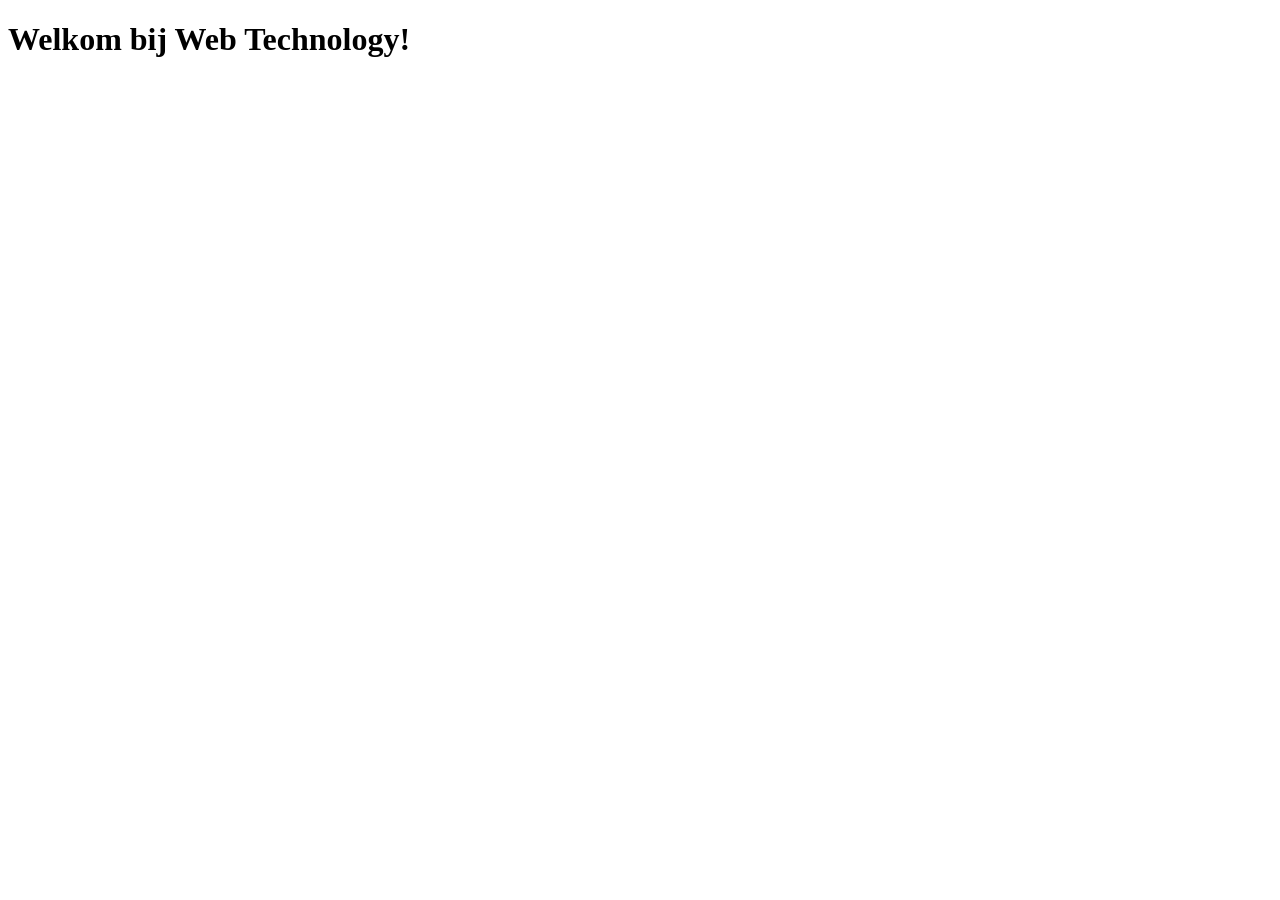
<file: labo-01/index.html>
<!DOCTYPE html>
<html lang="en">
<head>
    <meta charset="UTF-8">
    <meta name="viewport" content="width=device-width, initial-scale=1.0">
    <title>Mijn eerste pagina</title>
</head>
<body>
    <h1>Welkom bij Web Technology!</h1> 
    <p></p>
</body>
</html>
</file>
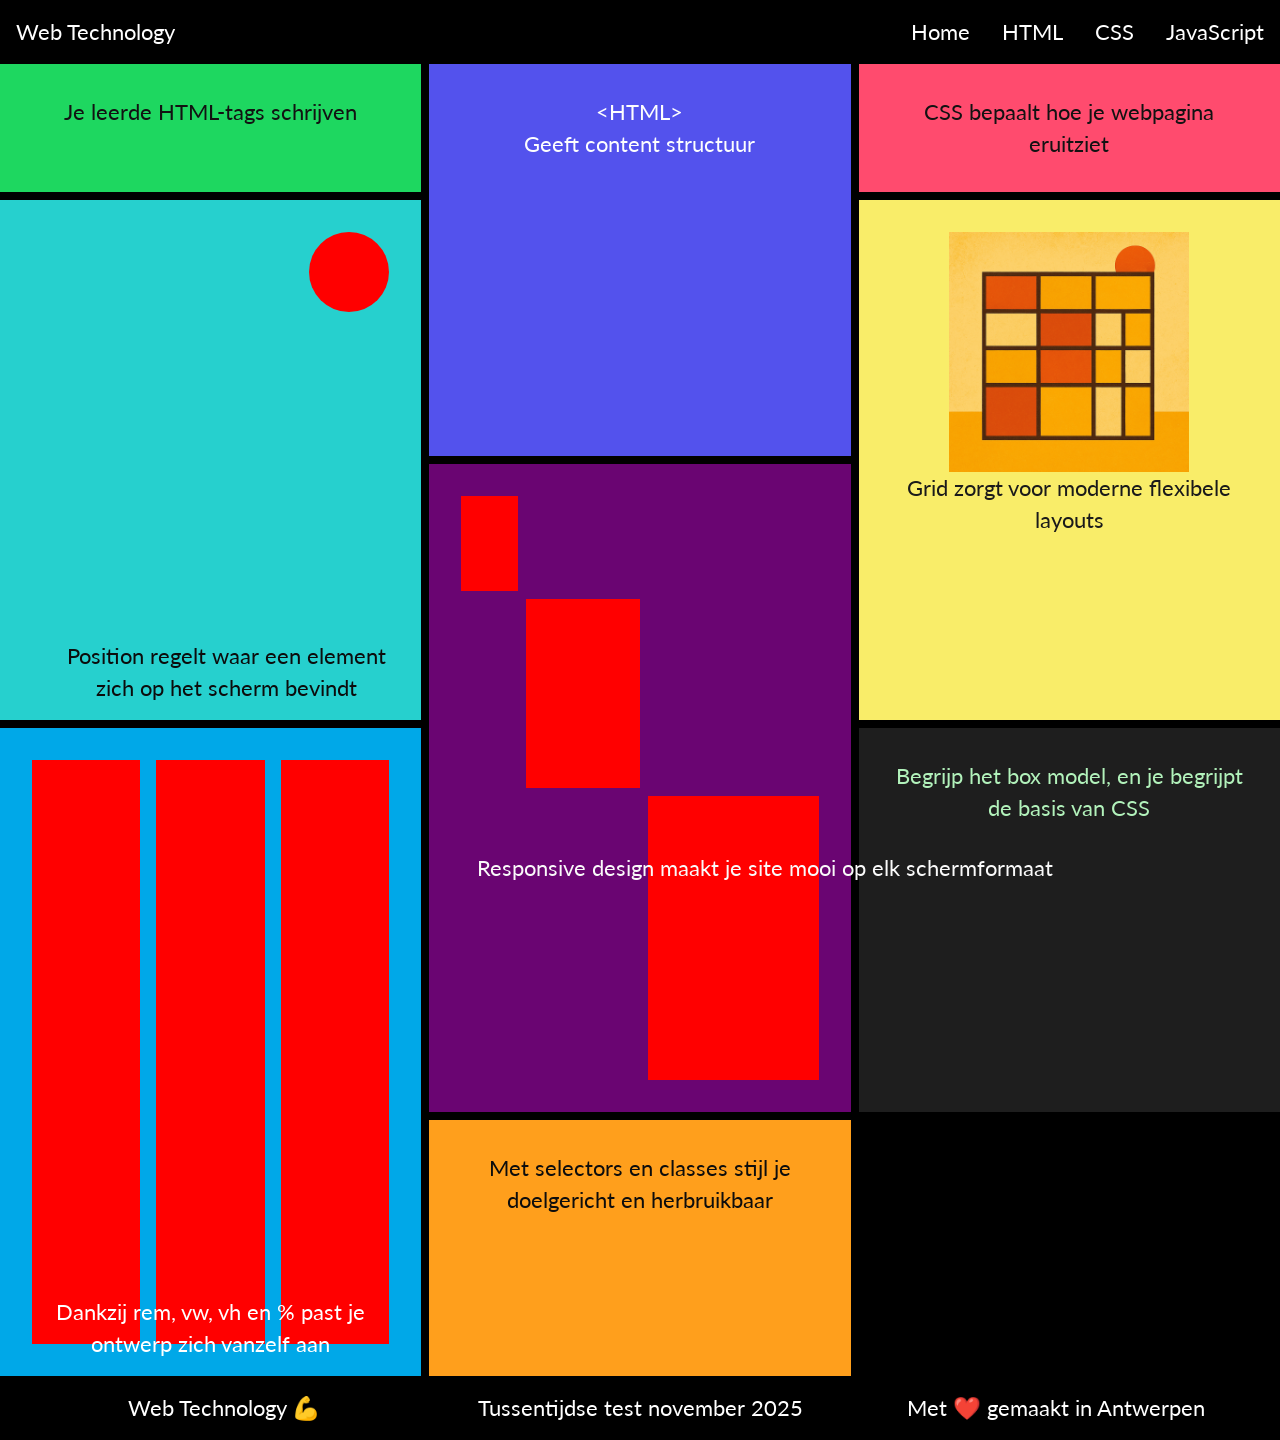
<file: opdracht/index.html>
<!DOCTYPE html>
<html lang="en">
<head>
	<meta charset="UTF-8">
	<meta http-equiv="X-UA-Compatible" content="IE=edge">
	<meta name="viewport" content="width=device-width, initial-scale=1.0">
	<link rel="stylesheet" href="reset.css">
	<link rel="preconnect" href="https://fonts.googleapis.com">
	<link rel="preconnect" href="https://fonts.gstatic.com" crossorigin>
	<link href="https://fonts.googleapis.com/css2?family=Lato:ital,wght@0,100;0,300;0,400;0,700;0,900;1,100;1,300;1,400;1,700;1,900&display=swap" rel="stylesheet">
	<link rel="stylesheet" href="stijl.css">
	<title>Web Technology - tussentijdse test november 2025</title>
</head>
<body>
	<header>
		<h1>Web Technology</h1>
		<nav>
			<ul>
				<li><a href="">Home</a></li>
				<li><a href="">HTML</a></li>
				<li><a href="">CSS</a></li>
				<li><a href="">JavaScript</a></li>
			</ul>
		</nav>
	</header>
	<main>
		<ul>
			<li><h2>Je leerde HTML-tags schrijven</h2></li>
			<li><h4>&lt;HTML&gt;</h4>
				<h2>Geeft content structuur</h2></li>
			<li><h2>CSS bepaalt hoe je webpagina eruitziet</h2></li>
			<li>
				<p></p>
				<h2>Position regelt waar een element zich op het scherm bevindt</h2></li>
			<li>
				<img src="grid.png" alt="">
				<h2>Grid zorgt voor moderne flexibele layouts</h2>
			</li>
			<li>
				<p></p>
				<p></p>
				<p></p>
				<h2>Responsive design maakt je site mooi op elk schermformaat</h2>
			</li>
			<li>
				<p></p>
				<p></p>
				<p></p>
				<h2>Dankzij rem, vw, vh en % past je ontwerp zich vanzelf aan</h2></li>
			<li><h2>Begrijp het box model, en je begrijpt de basis van CSS</h2></li>
			<li><h2>Met selectors en classes stijl je doelgericht en herbruikbaar</h2></li>
		</ul>
	</main>
	<footer>
		<ul>
			<li>Web Technology 💪</li>
			<li>Tussentijdse test november 2025</li>
			<li>Met ❤️ gemaakt in Antwerpen</li>
		</ul>
	</footer>
</body>
</html>
</file>
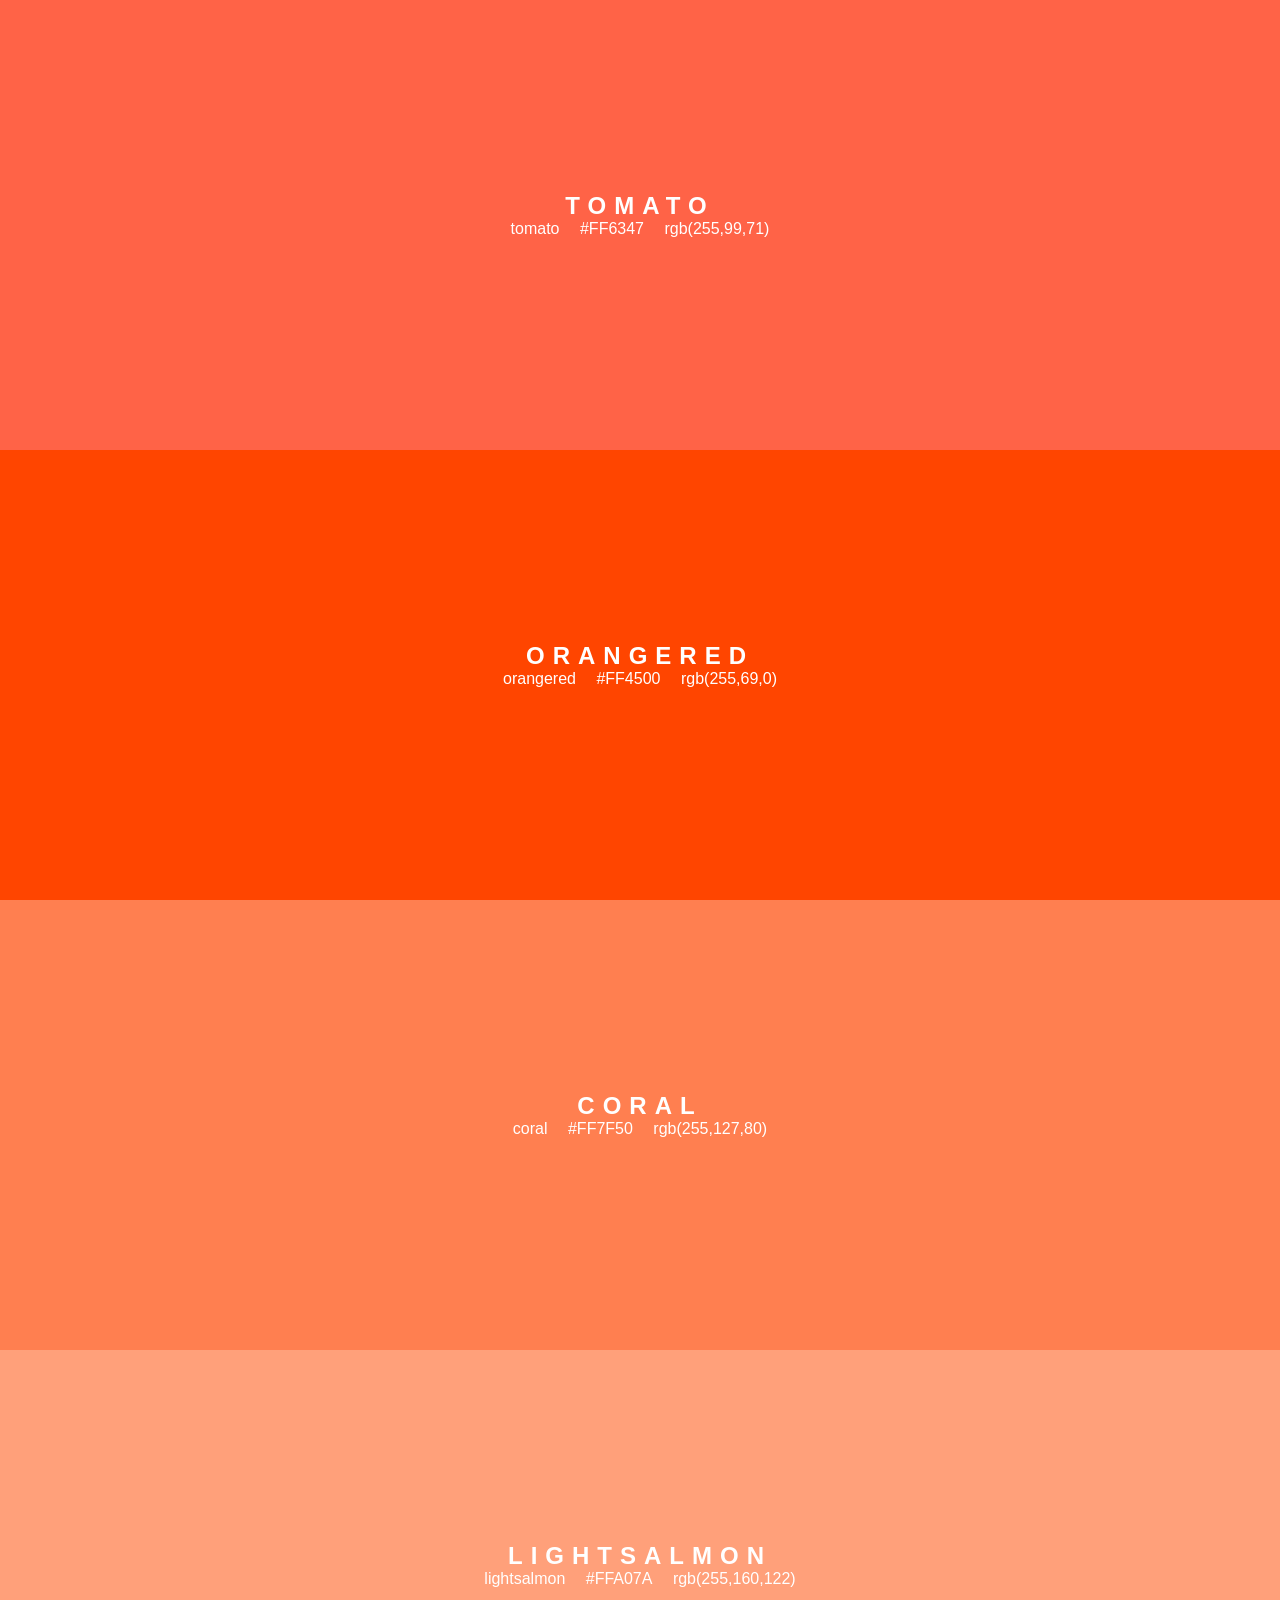
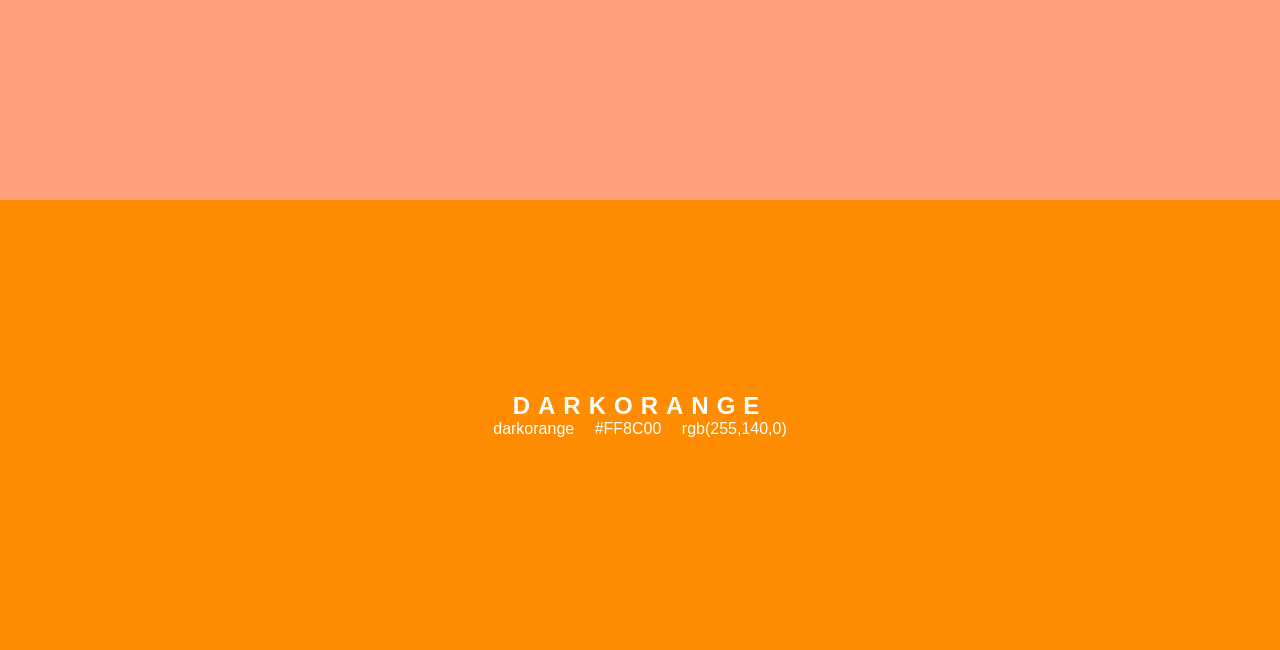
<file: labo-03/kleuren/index.html>
<!doctype html>
<html lang="en">
<head>
  <meta charset="utf-8">
  <meta name="viewport" content="width=device-width, initial-scale=1">
  <title>Labo 3 - Kleurenstalen</title>
  <link rel="stylesheet" href="css/reset.css">
  <link rel="stylesheet" href="css/stijl.css">
</head>
<body>
  <!-- Do not change this file. Write your CSS in css/stijl.css. -->
  <ul>
    <li class="tomato">
      <h2>TOMATO</h2>
      <p class="codes"><span>tomato</span> <span>#FF6347</span> <span>rgb(255,99,71)</span></p>
    
    </li>
    <li class="orangered">
      <h2>ORANGERED</h2>
      <p class="codes"><span>orangered</span> <span>#FF4500</span> <span>rgb(255,69,0)</span></p>
    </li>
    <li class="coral">
      <h2>CORAL</h2>
      <p class="codes"><span>coral</span> <span>#FF7F50</span> <span>rgb(255,127,80)</span></p>
    </li>
    <li class="lightsalmon">
      <h2>LIGHTSALMON</h2>
      <p class="codes"><span>lightsalmon</span> <span>#FFA07A</span> <span>rgb(255,160,122)</span></p>
    </li>
    <li class="darkorange">
      <h2>DARKORANGE</h2>
      <p class="codes"><span>darkorange</span> <span>#FF8C00</span> <span>rgb(255,140,0)</span></p>
    </li>
  </ul>
</body>
</html>
</file>
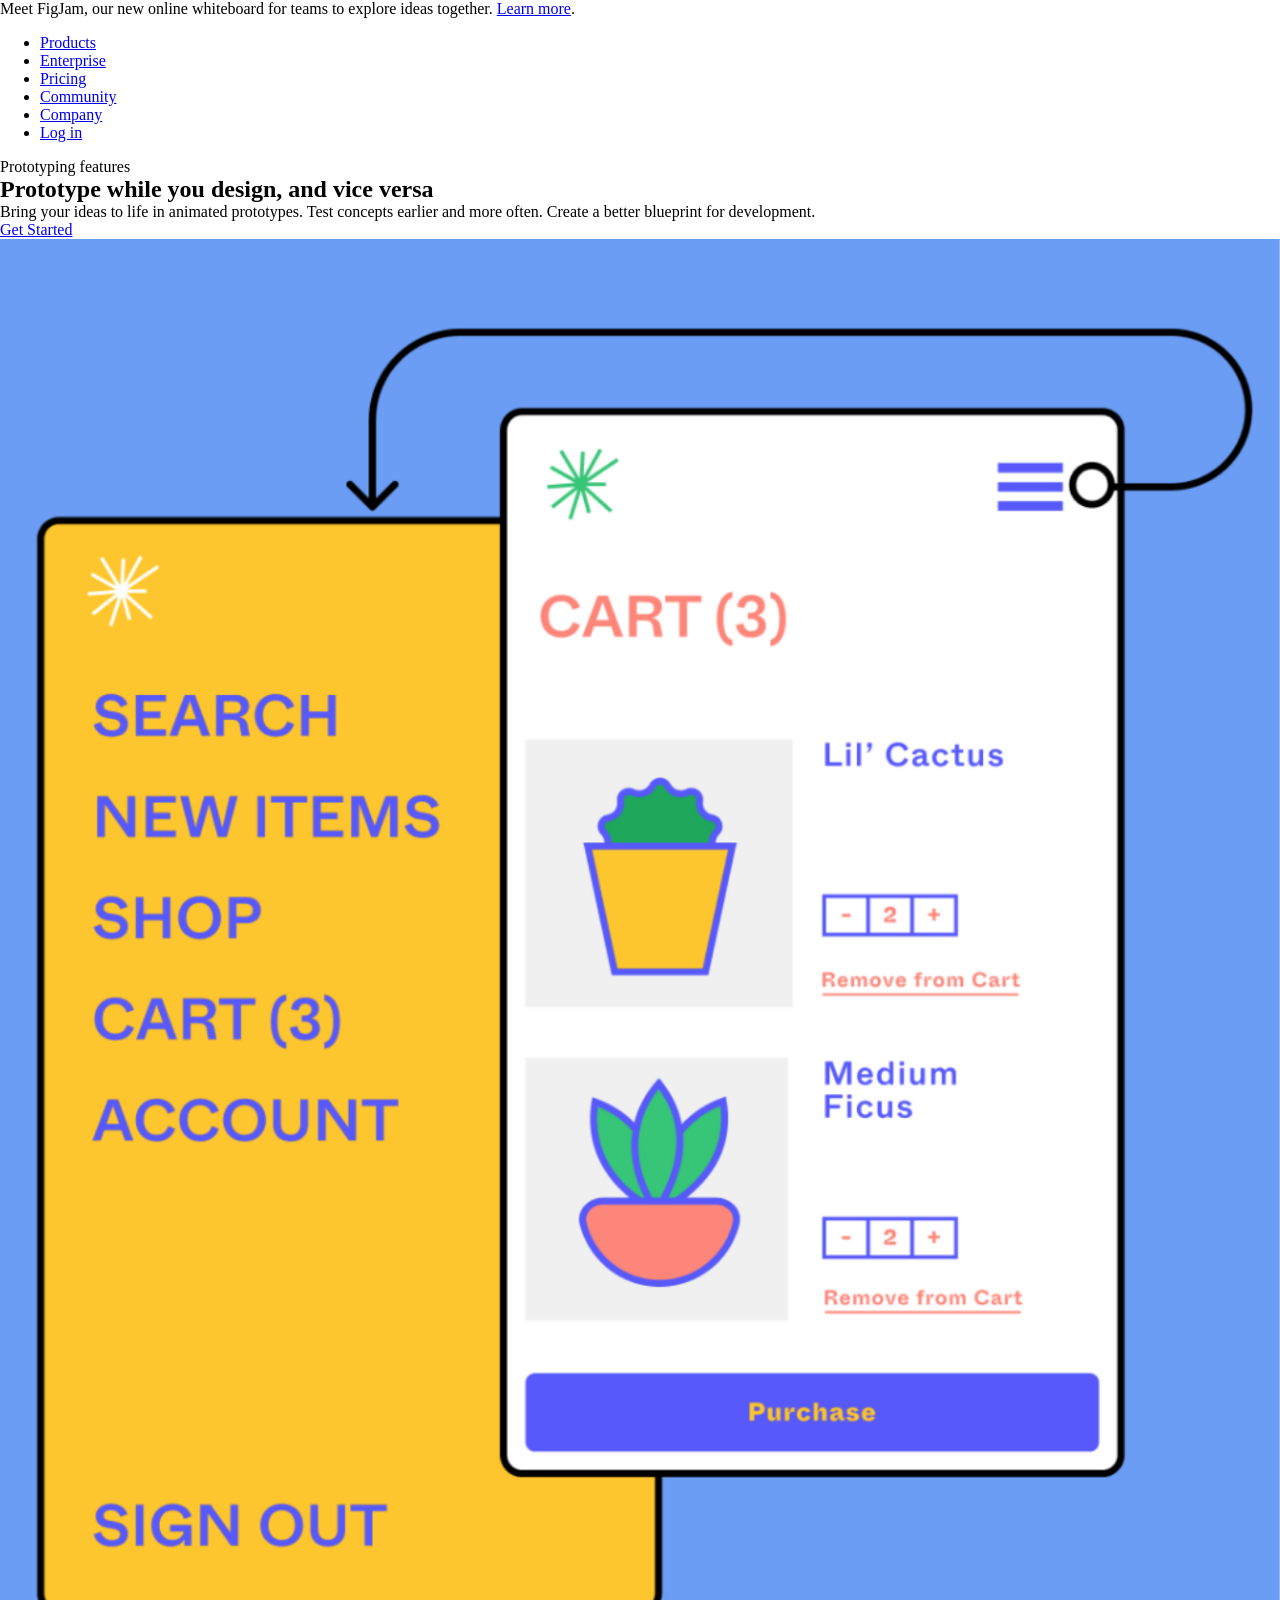
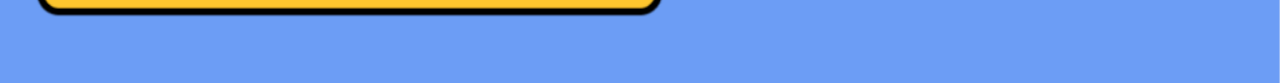
<file: labo-03/landing/index.html>
<!doctype html>
<html lang="en">
<head>
  <meta charset="utf-8">
  <meta name="viewport" content="width=device-width, initial-scale=1">
  <title>Labo 3 - Landingspagina</title>
  <link rel="stylesheet" href="css/reset.css">
  <link rel="stylesheet" href="css/stijl.css">
</head>
<body>
  <!-- Do not change this file. Write your CSS in css/stijl.css.
       Not visible in the screenshot: on :hover and :focus the links in the
       banner and in the navigation get an underline, and the button turns
       dark grey (#333333) instead of black. -->
  <div class="banner">
    <p>Meet FigJam, our new online whiteboard for teams to explore ideas together. <a href="#">Learn more</a>.</p>
  </div>
  <header>
    <nav>
      <ul>
        <li><a href="#">Products</a></li>
        <li><a href="#">Enterprise</a></li>
        <li><a href="#">Pricing</a></li>
        <li><a href="#">Community</a></li>
        <li><a href="#">Company</a></li>
        <li><a href="#">Log in</a></li>
      </ul>
    </nav>
  </header>
  <main>
    <article>
      <p class="bovenkop">Prototyping features</p>
      <h1>Prototype while you design, and vice versa</h1>
      <p>Bring your ideas to life in animated prototypes. Test concepts earlier and more often. Create a better blueprint for development.</p>
      <a href="#" class="knop">Get Started</a>
    </article><!-- no whitespace between these two tags: see syllabus 3.7 --><div class="afbeelding">
      <img src="afbeeldingen/prototype.png" alt="Prototype of a plant shop: a yellow menu panel next to a white cart screen">
    </div>
  </main>
</body>
</html>
</file>
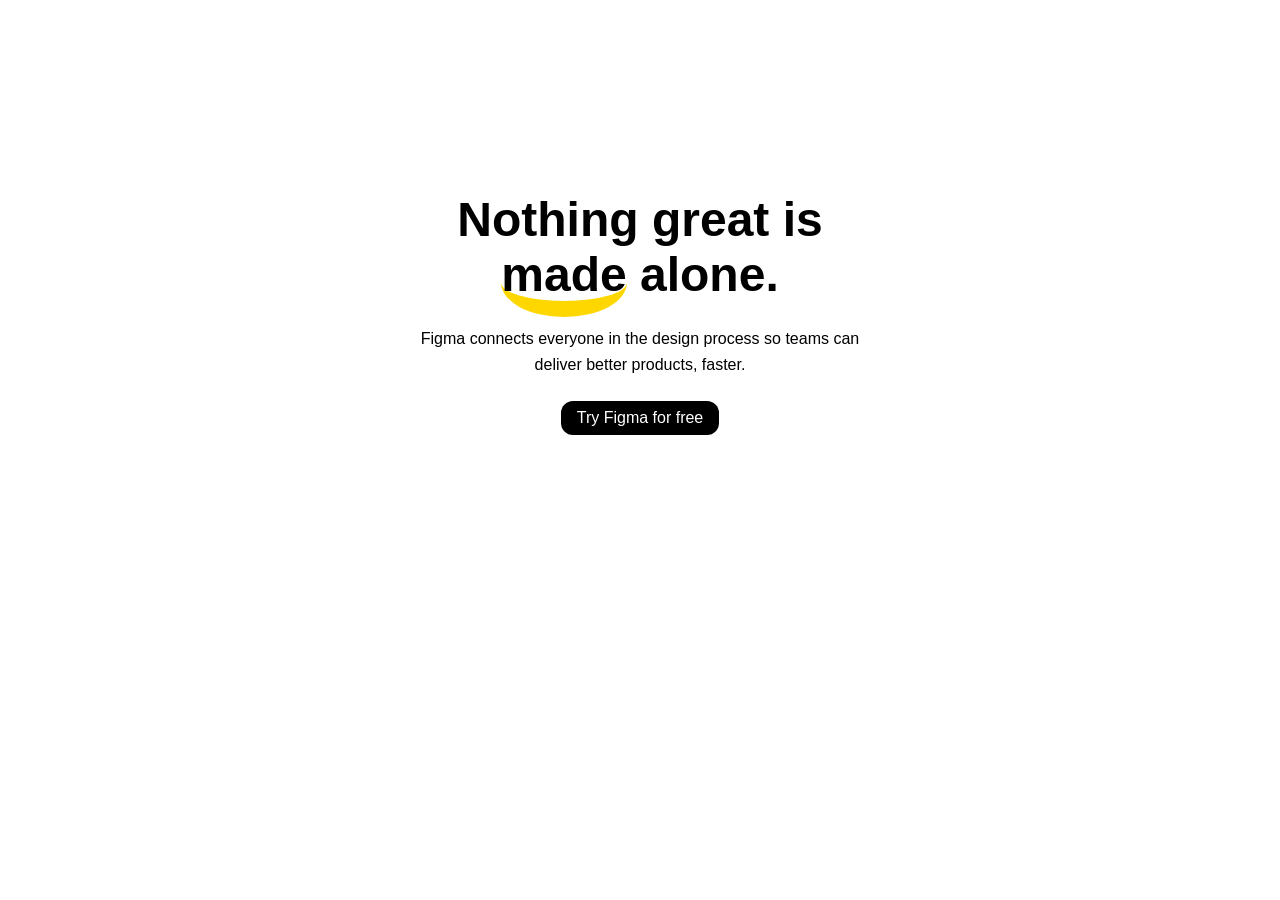
<file: labo-03/slogan/index.html>
<!doctype html>
<html lang="en">
<head>
  <meta charset="utf-8">
  <meta name="viewport" content="width=device-width, initial-scale=1">
  <title>Labo 3 - Slogan</title>
  <link rel="stylesheet" href="css/reset.css">
  <link rel="stylesheet" href="css/stijl.css">
</head>
<body>
  <!-- Do not change this file. Write your CSS in css/stijl.css.
       Not visible in the screenshot: on :hover and :focus the button turns
       dark grey (#333333) instead of black. -->
  <h2>Nothing great is <span>made</span> alone.</h2>
  <p>Figma connects everyone in the design process so teams can deliver better products, faster.</p>
  <a href="https://www.figma.com">Try Figma for free</a>
</body>
</html>
</file>
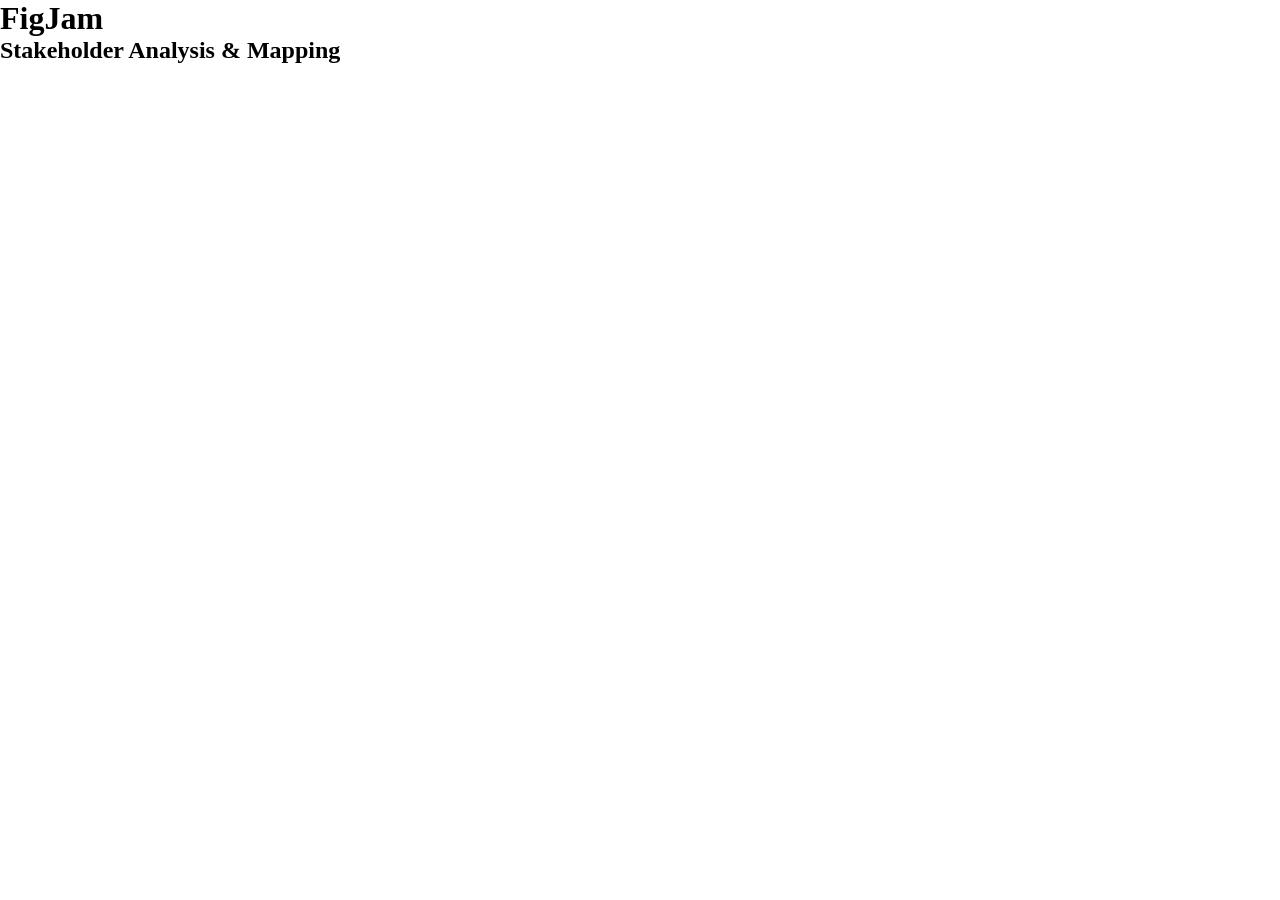
<file: labo-03/tabblad/index.html>
<!doctype html>
<html lang="en">
<head>
  <meta charset="utf-8">
  <meta name="viewport" content="width=device-width, initial-scale=1">
  <title>Labo 3 - Tabblad</title>
  <link rel="stylesheet" href="css/reset.css">
  <link rel="stylesheet" href="css/stijl.css">
</head>
<body>
  <!-- Do not change this file. Write your CSS in css/stijl.css. -->
  <h1>FigJam</h1>
  <h2>Stakeholder Analysis &amp; Mapping</h2>
</body>
</html>
</file>
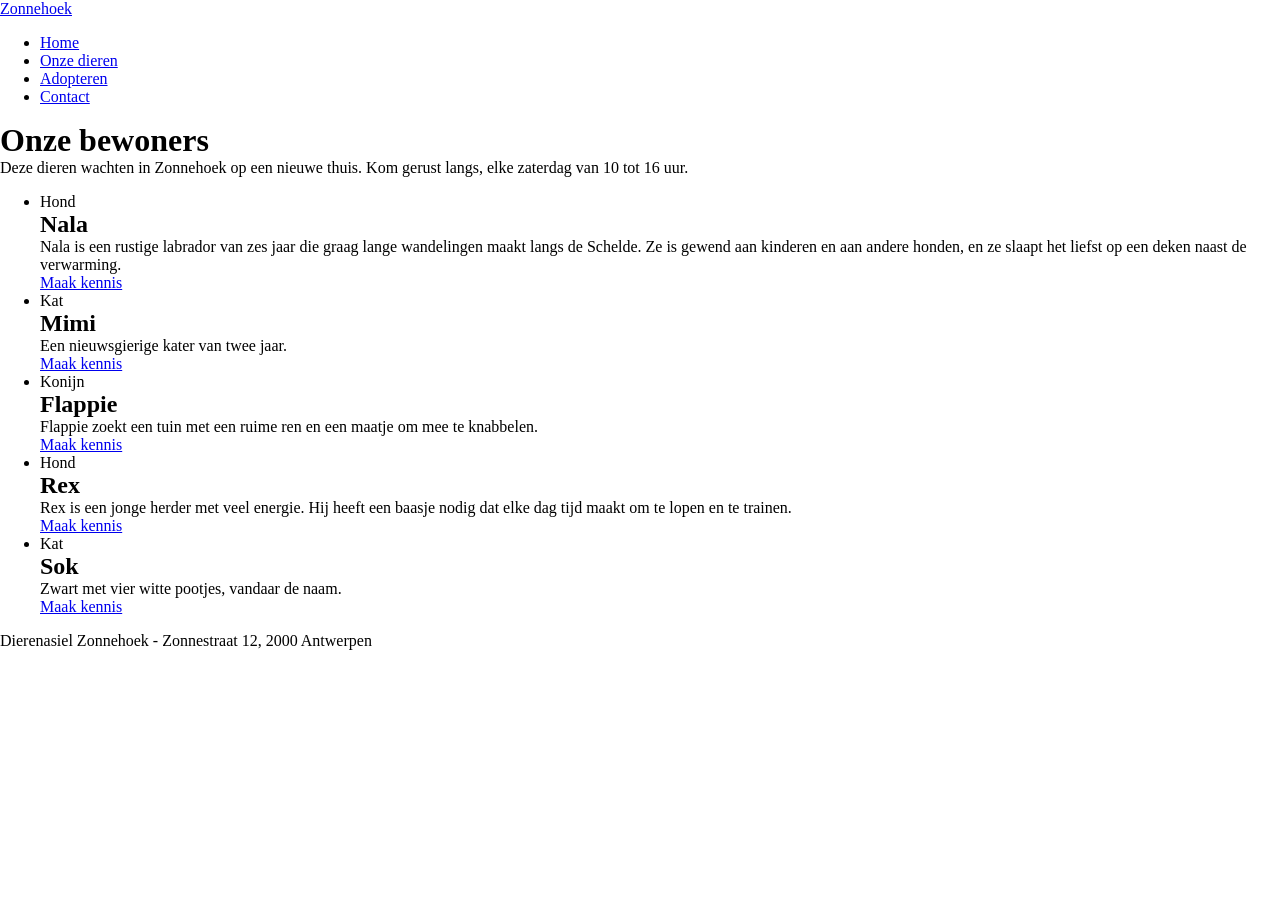
<file: labo-04/dierenasiel/index.html>
<!doctype html>
<html lang="nl">
<head>
  <meta charset="utf-8">
  <meta name="viewport" content="width=device-width, initial-scale=1">
  <title>Labo 4 - Dierenasiel Zonnehoek</title>
  <link rel="stylesheet" href="css/reset.css">
  <link rel="stylesheet" href="css/stijl.css">
</head>
<body>
  <!-- Do not change this file. Write your CSS in css/stijl.css.
       Not visible in the screenshot: on :hover and :focus the links in the
       navigation get an underline, and a button turns dark (#2b2b2b). -->
  <header>
    <a class="logo" href="index.html">Zonnehoek</a>
    <nav>
      <ul>
        <li><a href="index.html">Home</a></li>
        <li><a href="dieren.html" class="actief">Onze dieren</a></li>
        <li><a href="adopteren.html">Adopteren</a></li>
        <li><a href="contact.html">Contact</a></li>
      </ul>
    </nav>
  </header>
  <main>
    <h1>Onze bewoners</h1>
    <p class="intro">Deze dieren wachten in Zonnehoek op een nieuwe thuis. Kom gerust langs, elke zaterdag van 10 tot 16 uur.</p>
    <ul class="kaarten">
      <li class="kaart uitgelicht">
        <p class="soort">Hond</p>
        <h2>Nala</h2>
        <p class="beschrijving">Nala is een rustige labrador van zes jaar die graag lange wandelingen maakt langs de Schelde. Ze is gewend aan kinderen en aan andere honden, en ze slaapt het liefst op een deken naast de verwarming.</p>
        <a class="knop" href="#">Maak kennis</a>
      </li>
      <li class="kaart">
        <p class="soort">Kat</p>
        <h2>Mimi</h2>
        <p class="beschrijving">Een nieuwsgierige kater van twee jaar.</p>
        <a class="knop" href="#">Maak kennis</a>
      </li>
      <li class="kaart">
        <p class="soort">Konijn</p>
        <h2>Flappie</h2>
        <p class="beschrijving">Flappie zoekt een tuin met een ruime ren en een maatje om mee te knabbelen.</p>
        <a class="knop" href="#">Maak kennis</a>
      </li>
      <li class="kaart">
        <p class="soort">Hond</p>
        <h2>Rex</h2>
        <p class="beschrijving">Rex is een jonge herder met veel energie. Hij heeft een baasje nodig dat elke dag tijd maakt om te lopen en te trainen.</p>
        <a class="knop" href="#">Maak kennis</a>
      </li>
      <li class="kaart">
        <p class="soort">Kat</p>
        <h2>Sok</h2>
        <p class="beschrijving">Zwart met vier witte pootjes, vandaar de naam.</p>
        <a class="knop" href="#">Maak kennis</a>
      </li>
    </ul>
  </main>
  <footer>
    <p>Dierenasiel Zonnehoek - Zonnestraat 12, 2000 Antwerpen</p>
  </footer>
</body>
</html>
</file>
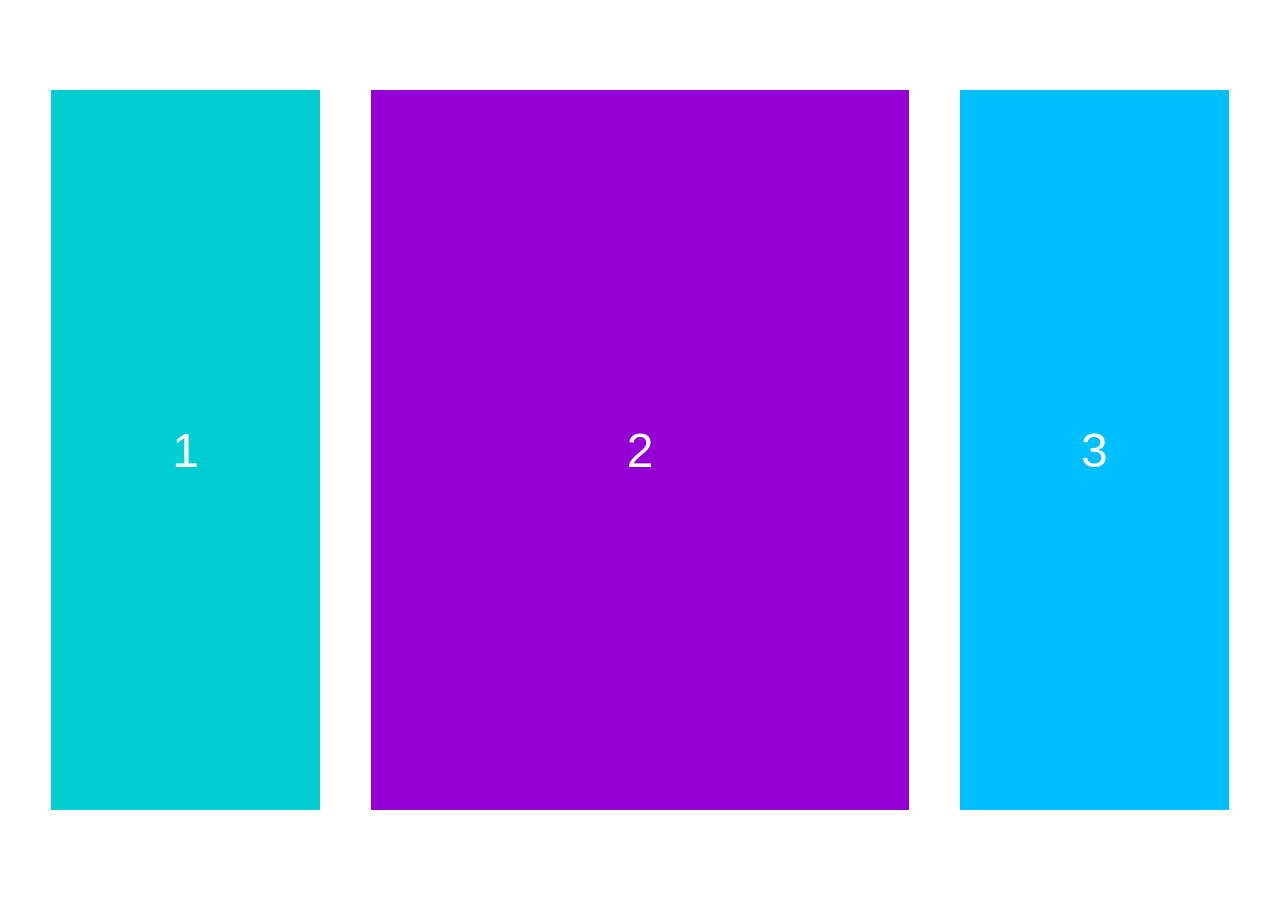
<file: labo-04/kolommen/index.html>
<!doctype html>
<html lang="nl">
<head>
  <meta charset="utf-8">
  <meta name="viewport" content="width=device-width, initial-scale=1">
  <title>Labo 4 - Drie kolommen</title>
  <link rel="stylesheet" href="css/reset.css">
  <link rel="stylesheet" href="css/stijl.css">
</head>
<body>
  <!-- Do not change this file. Write your CSS in css/stijl.css. -->
  <main>
    <div>1</div>
    <div>2</div>
    <div>3</div>
  </main>
</body>
</html>
</file>
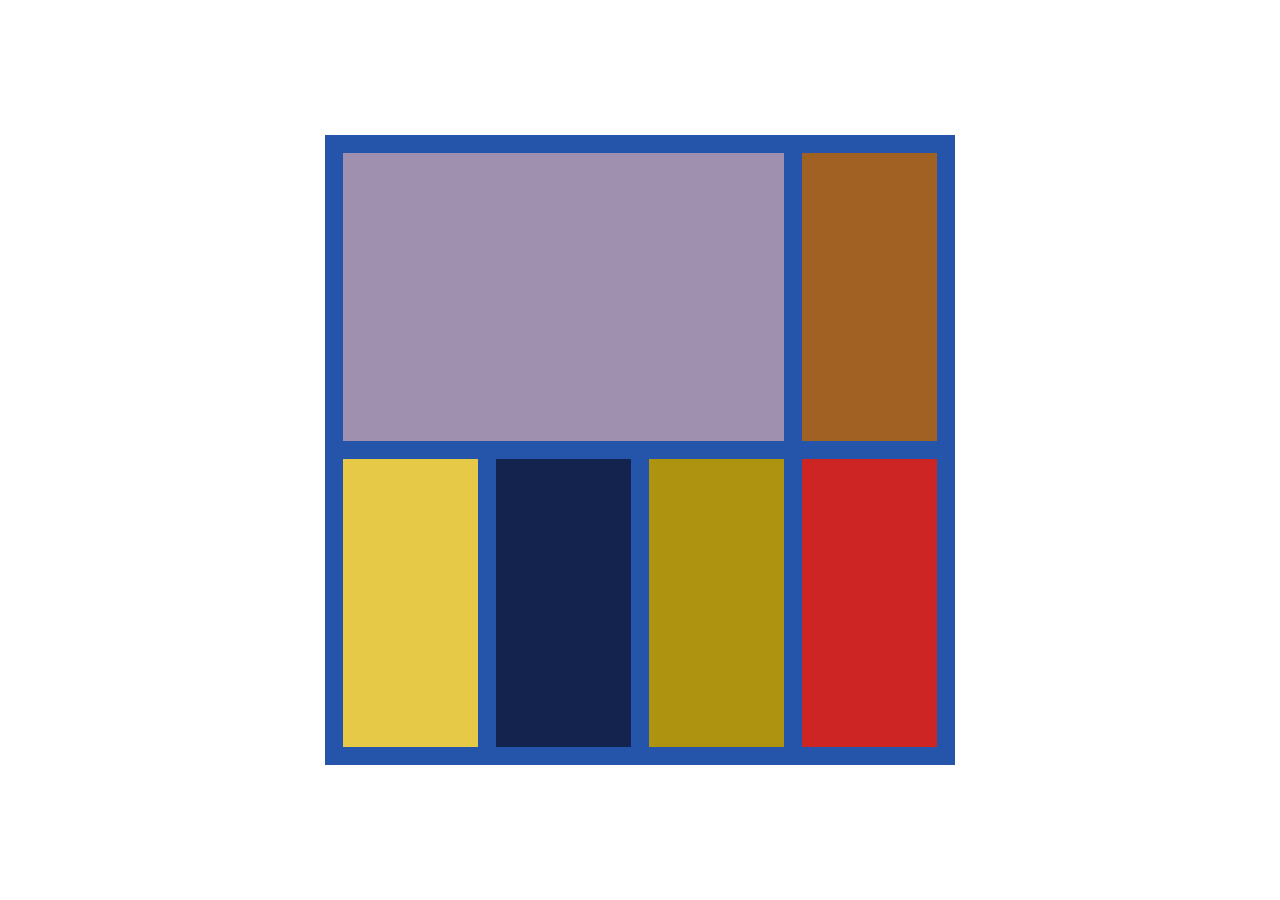
<file: labo-04/mondriaan/index.html>
<!doctype html>
<html lang="nl">
<head>
  <meta charset="utf-8">
  <meta name="viewport" content="width=device-width, initial-scale=1">
  <title>Labo 4 - Mondriaan</title>
  <link rel="stylesheet" href="css/reset.css">
  <link rel="stylesheet" href="css/stijl.css">
</head>
<body>
  <!-- Do not change this file. Write your CSS in css/stijl.css. -->
  <main class="schilderij">
    <div class="lila"></div>
    <div class="bruin"></div>
    <div class="geel"></div>
    <div class="marine"></div>
    <div class="olijf"></div>
    <div class="rood"></div>
  </main>
</body>
</html>
</file>
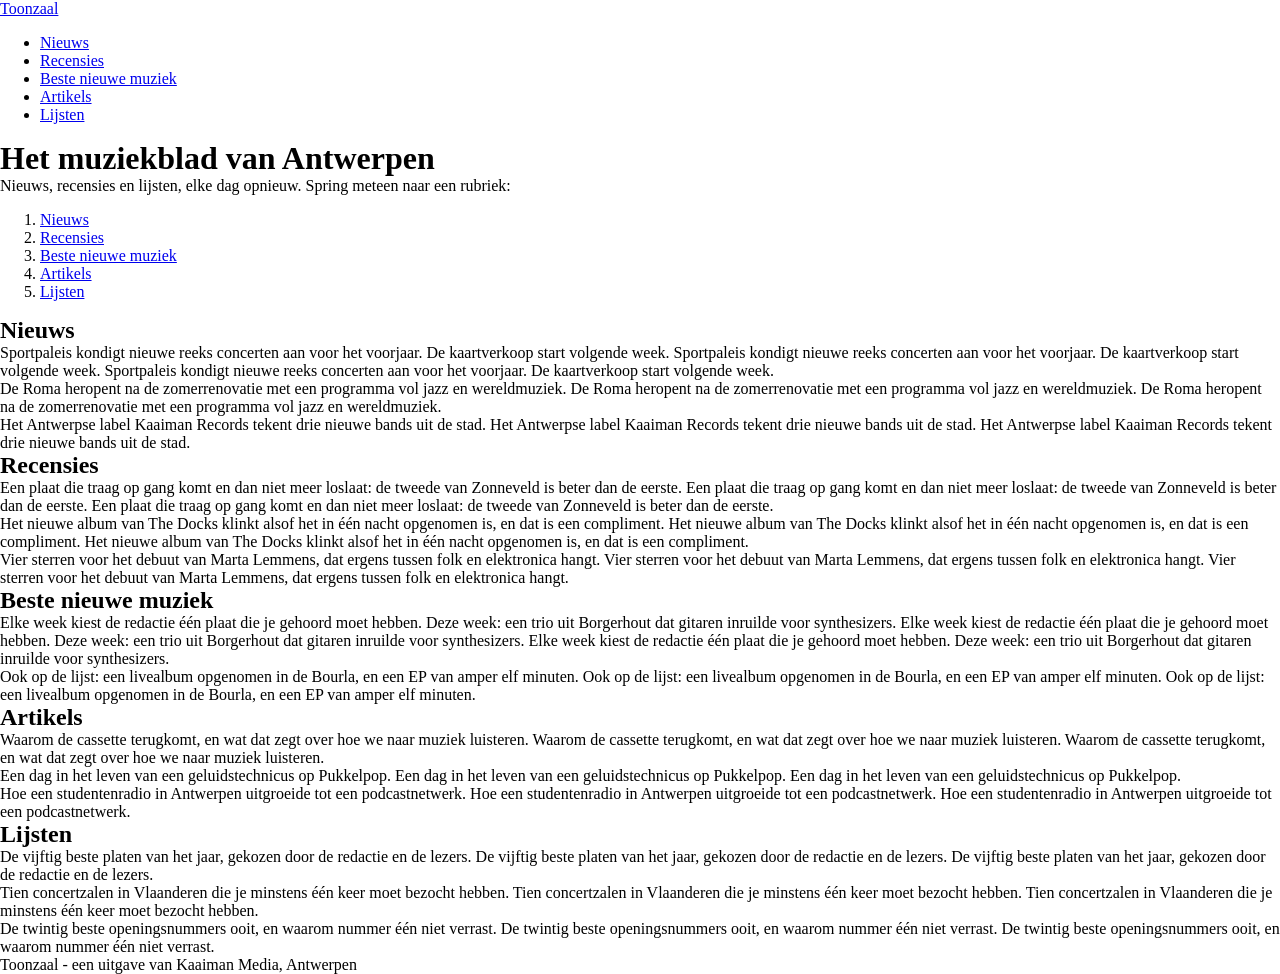
<file: labo-05/balk/index.html>
<!doctype html>
<html lang="nl">
<head>
  <meta charset="utf-8">
  <meta name="viewport" content="width=device-width, initial-scale=1">
  <title>Labo 5 - Toonzaal</title>
  <link rel="stylesheet" href="css/reset.css">
  <link rel="stylesheet" href="css/stijl.css">
</head>
<body>
  <!-- Do not change this file. Write your CSS in css/stijl.css.
       Not visible in the screenshot: on :hover and :focus a link in the bar turns white. -->
  <header>
    <a class="logo" href="index.html">Toonzaal</a>
    <nav>
      <ul>
        <li><a href="#nieuws" class="actief">Nieuws</a></li>
        <li><a href="#recensies">Recensies</a></li>
        <li><a href="#beste">Beste nieuwe muziek</a></li>
        <li><a href="#artikels">Artikels</a></li>
        <li><a href="#lijsten">Lijsten</a></li>
      </ul>
    </nav>
  </header>
  <main>
    <h1>Het muziekblad van Antwerpen</h1>
    <p class="intro">Nieuws, recensies en lijsten, elke dag opnieuw. Spring meteen naar een rubriek:</p>
    <ol class="inhoud">
        <li><a href="#nieuws">Nieuws</a></li>
        <li><a href="#recensies">Recensies</a></li>
        <li><a href="#beste">Beste nieuwe muziek</a></li>
        <li><a href="#artikels">Artikels</a></li>
        <li><a href="#lijsten">Lijsten</a></li>
    </ol>
    <section id="nieuws">
      <h2>Nieuws</h2>
      <p>Sportpaleis kondigt nieuwe reeks concerten aan voor het voorjaar. De kaartverkoop start volgende week. Sportpaleis kondigt nieuwe reeks concerten aan voor het voorjaar. De kaartverkoop start volgende week. Sportpaleis kondigt nieuwe reeks concerten aan voor het voorjaar. De kaartverkoop start volgende week.</p>
      <p>De Roma heropent na de zomerrenovatie met een programma vol jazz en wereldmuziek. De Roma heropent na de zomerrenovatie met een programma vol jazz en wereldmuziek. De Roma heropent na de zomerrenovatie met een programma vol jazz en wereldmuziek.</p>
      <p>Het Antwerpse label Kaaiman Records tekent drie nieuwe bands uit de stad. Het Antwerpse label Kaaiman Records tekent drie nieuwe bands uit de stad. Het Antwerpse label Kaaiman Records tekent drie nieuwe bands uit de stad.</p>
    </section>
    <section id="recensies">
      <h2>Recensies</h2>
      <p>Een plaat die traag op gang komt en dan niet meer loslaat: de tweede van Zonneveld is beter dan de eerste. Een plaat die traag op gang komt en dan niet meer loslaat: de tweede van Zonneveld is beter dan de eerste. Een plaat die traag op gang komt en dan niet meer loslaat: de tweede van Zonneveld is beter dan de eerste.</p>
      <p>Het nieuwe album van The Docks klinkt alsof het in één nacht opgenomen is, en dat is een compliment. Het nieuwe album van The Docks klinkt alsof het in één nacht opgenomen is, en dat is een compliment. Het nieuwe album van The Docks klinkt alsof het in één nacht opgenomen is, en dat is een compliment.</p>
      <p>Vier sterren voor het debuut van Marta Lemmens, dat ergens tussen folk en elektronica hangt. Vier sterren voor het debuut van Marta Lemmens, dat ergens tussen folk en elektronica hangt. Vier sterren voor het debuut van Marta Lemmens, dat ergens tussen folk en elektronica hangt.</p>
    </section>
    <section id="beste">
      <h2>Beste nieuwe muziek</h2>
      <p>Elke week kiest de redactie één plaat die je gehoord moet hebben. Deze week: een trio uit Borgerhout dat gitaren inruilde voor synthesizers. Elke week kiest de redactie één plaat die je gehoord moet hebben. Deze week: een trio uit Borgerhout dat gitaren inruilde voor synthesizers. Elke week kiest de redactie één plaat die je gehoord moet hebben. Deze week: een trio uit Borgerhout dat gitaren inruilde voor synthesizers.</p>
      <p>Ook op de lijst: een livealbum opgenomen in de Bourla, en een EP van amper elf minuten. Ook op de lijst: een livealbum opgenomen in de Bourla, en een EP van amper elf minuten. Ook op de lijst: een livealbum opgenomen in de Bourla, en een EP van amper elf minuten.</p>
    </section>
    <section id="artikels">
      <h2>Artikels</h2>
      <p>Waarom de cassette terugkomt, en wat dat zegt over hoe we naar muziek luisteren. Waarom de cassette terugkomt, en wat dat zegt over hoe we naar muziek luisteren. Waarom de cassette terugkomt, en wat dat zegt over hoe we naar muziek luisteren.</p>
      <p>Een dag in het leven van een geluidstechnicus op Pukkelpop. Een dag in het leven van een geluidstechnicus op Pukkelpop. Een dag in het leven van een geluidstechnicus op Pukkelpop.</p>
      <p>Hoe een studentenradio in Antwerpen uitgroeide tot een podcastnetwerk. Hoe een studentenradio in Antwerpen uitgroeide tot een podcastnetwerk. Hoe een studentenradio in Antwerpen uitgroeide tot een podcastnetwerk.</p>
    </section>
    <section id="lijsten">
      <h2>Lijsten</h2>
      <p>De vijftig beste platen van het jaar, gekozen door de redactie en de lezers. De vijftig beste platen van het jaar, gekozen door de redactie en de lezers. De vijftig beste platen van het jaar, gekozen door de redactie en de lezers.</p>
      <p>Tien concertzalen in Vlaanderen die je minstens één keer moet bezocht hebben. Tien concertzalen in Vlaanderen die je minstens één keer moet bezocht hebben. Tien concertzalen in Vlaanderen die je minstens één keer moet bezocht hebben.</p>
      <p>De twintig beste openingsnummers ooit, en waarom nummer één niet verrast. De twintig beste openingsnummers ooit, en waarom nummer één niet verrast. De twintig beste openingsnummers ooit, en waarom nummer één niet verrast.</p>
    </section>
  </main>
  <footer>
    <p>Toonzaal - een uitgave van Kaaiman Media, Antwerpen</p>
  </footer>
</body>
</html>
</file>
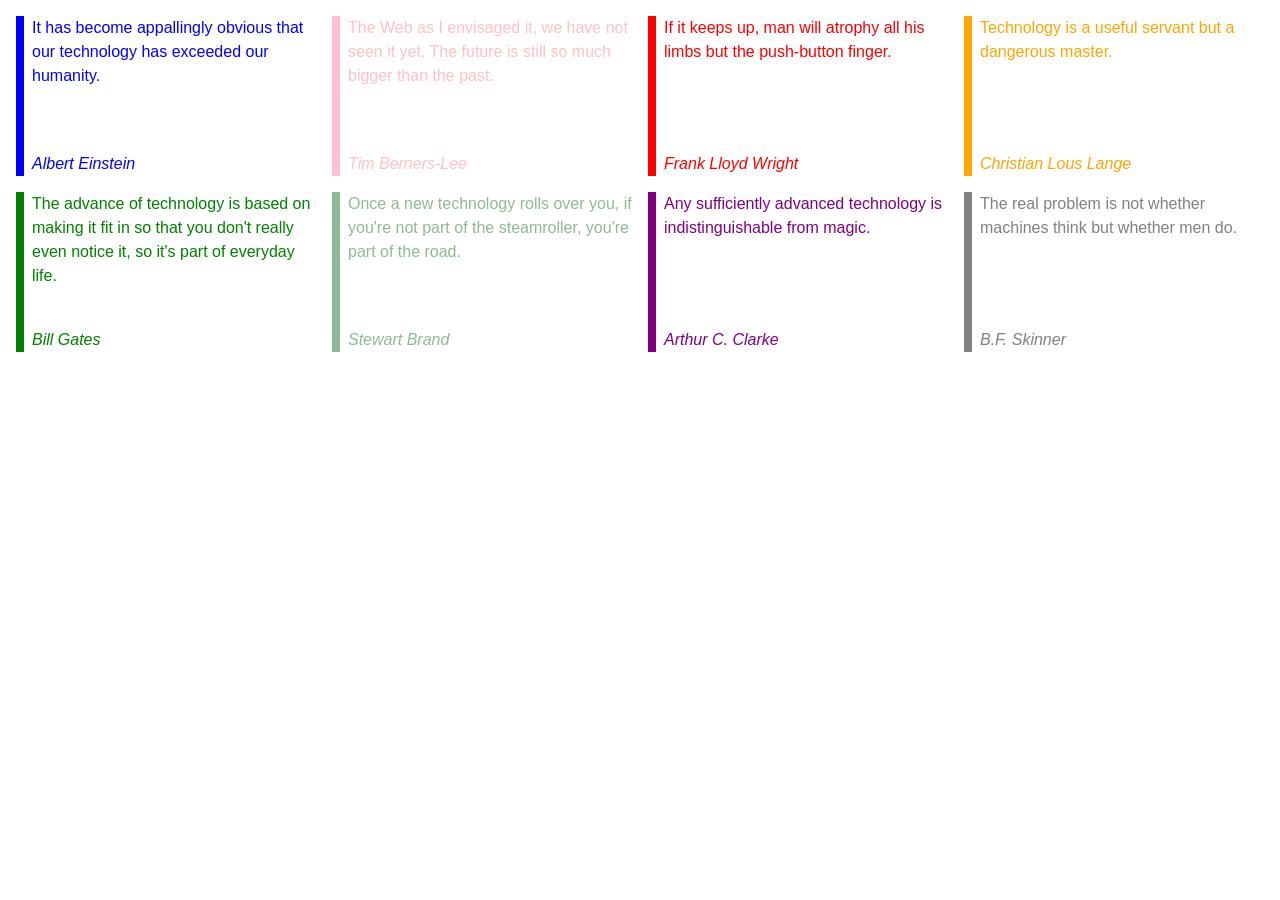
<file: labo-05/citaten/index.html>
<!doctype html>
<html lang="nl">
<head>
  <meta charset="utf-8">
  <meta name="viewport" content="width=device-width, initial-scale=1">
  <title>Labo 5 - Citaten</title>
  <link rel="stylesheet" href="css/reset.css">
  <link rel="stylesheet" href="css/stijl.css">
</head>
<body>
  <!-- Do not change this file. Write your CSS in css/stijl.css. -->
  <main class="citaten">
    <blockquote class="citaat blauw">
      <p>It has become appallingly obvious that our technology has exceeded our humanity.</p>
      <cite>Albert Einstein</cite>
    </blockquote>
    <blockquote class="citaat roze">
      <p>The Web as I envisaged it, we have not seen it yet. The future is still so much bigger than the past.</p>
      <cite>Tim Berners-Lee</cite>
    </blockquote>
    <blockquote class="citaat rood">
      <p>If it keeps up, man will atrophy all his limbs but the push-button finger.</p>
      <cite>Frank Lloyd Wright</cite>
    </blockquote>
    <blockquote class="citaat oranje">
      <p>Technology is a useful servant but a dangerous master.</p>
      <cite>Christian Lous Lange</cite>
    </blockquote>
    <blockquote class="citaat groen">
      <p>The advance of technology is based on making it fit in so that you don't really even notice it, so it's part of everyday life.</p>
      <cite>Bill Gates</cite>
    </blockquote>
    <blockquote class="citaat salie">
      <p>Once a new technology rolls over you, if you're not part of the steamroller, you're part of the road.</p>
      <cite>Stewart Brand</cite>
    </blockquote>
    <blockquote class="citaat paars">
      <p>Any sufficiently advanced technology is indistinguishable from magic.</p>
      <cite>Arthur C. Clarke</cite>
    </blockquote>
    <blockquote class="citaat grijs">
      <p>The real problem is not whether machines think but whether men do.</p>
      <cite>B.F. Skinner</cite>
    </blockquote>
  </main>
</body>
</html>
</file>
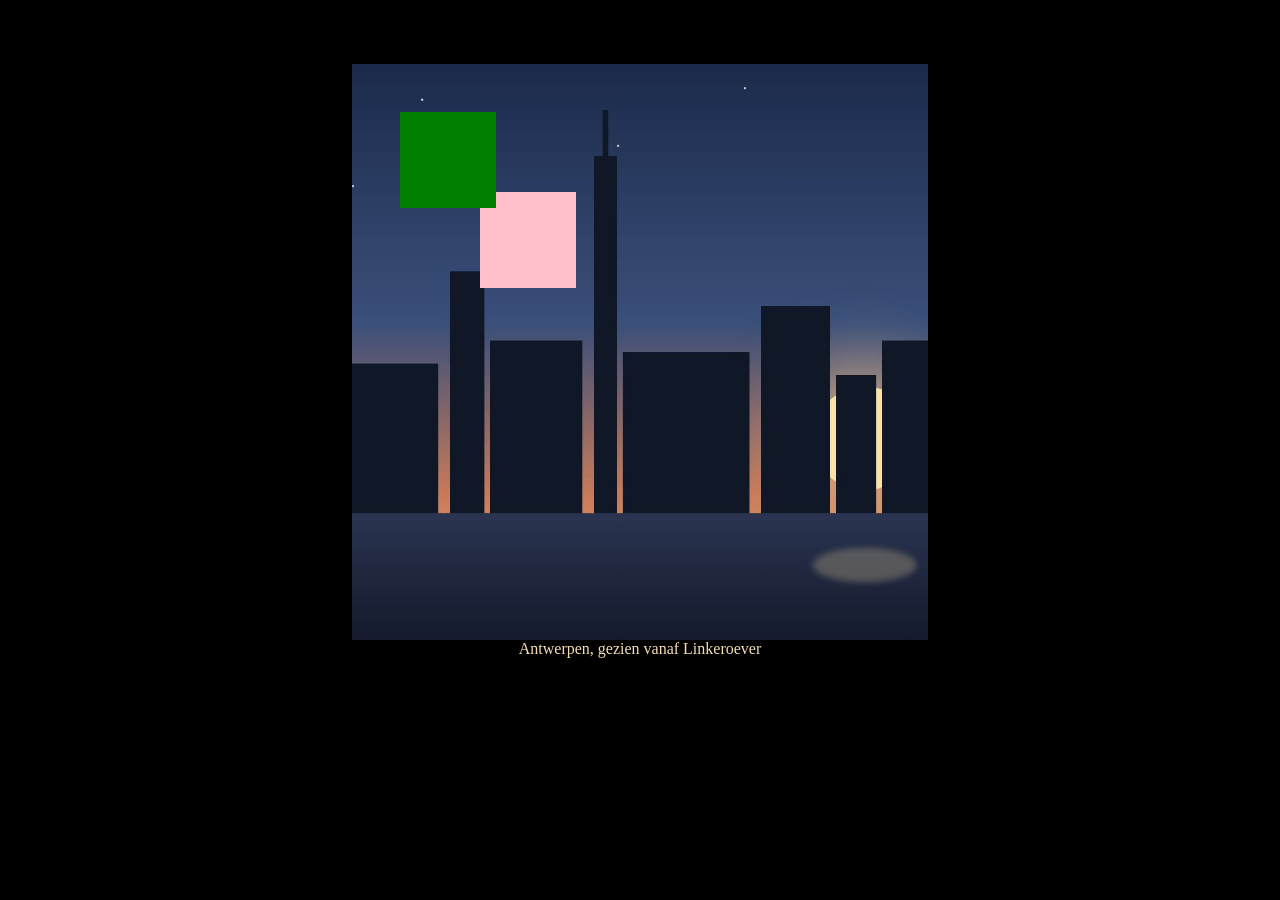
<file: labo-05/fotolijst/index.html>
<!doctype html>
<html lang="nl">
<head>
  <meta charset="utf-8">
  <meta name="viewport" content="width=device-width, initial-scale=1">
  <title>Labo 5 - Fotolijst</title>
  <link rel="stylesheet" href="css/reset.css">
  <link rel="stylesheet" href="css/stijl.css">
</head>
<body>
  <!-- Do not change this file. Write your CSS in css/stijl.css.
       The order of the four squares in this file is NOT the order in which they lie on top of each other. -->
  <figure class="lijst">
    <img src="skyline.jpg" alt="De skyline van Antwerpen bij valavond, met de Schelde op de voorgrond.">
    <div class="vlakje roze"></div>
    <div class="vlakje groen"></div>
    <div class="vlakje rood"></div>
    <div class="vlakje lime"></div>
    <figcaption>Antwerpen, gezien vanaf Linkeroever</figcaption>
  </figure>
</body>
</html>
</file>
<file: opdracht/stijl.css>
/* drie basisstijlregels om je te helpen */
:root {font-size: 100%;  /* zet je dit op 62.5%, dan is elke rem 10px waard, anders 16px */ }
html {box-sizing: border-box;}
*, *:before, *:after {box-sizing: inherit;}


/* gebruikte kleuren */

main ul li:nth-child(1) {background-color: #1ED760;color: #121212;}
main ul li:nth-child(2) {background-color: #5352ED;color: #FDFEFE;}
main ul li:nth-child(3) {background-color: #FF4B6E;color: #121212;}
main ul li:nth-child(4) {background-color: #26D0CE;color: #0C0C0C;}
main ul li:nth-child(5) {background-color: #F9ED69;color: #1A1A1A;}
main ul li:nth-child(6) {background-color: #6A0572;color: #FAFAFA;}
main ul li:nth-child(7) {background-color: #00A8E8;color: #FFF;}
main ul li:nth-child(8) {background-color: #1E1E1E;color: #B2F2BB;}
main ul li:nth-child(9) {background-color: #FF9F1C;color: #0D0D0D;}

/* de andere gebruikte kleuren zijn black, white en red (elementen van de grids binnen de figuren) */

body {
    font-size: 1.4rem;
    font-family: lato, arial, sans-serif;
    line-height: 2rem;
    background-color: black;}

/* hier komt jouw css */
header{
    color: white;
    padding: 1rem;
    position: sticky;
    top: 0;
    background-color: black;
    z-index: 10;
}
header a {
    color: white;
    text-decoration: none;
}
nav ul{
    display: flex;
    gap: 2rem;
}
header a:hover{
    background-color: white;
    color: black;
}
main ul{
    display: grid;
    gap: 0.5rem;
}
main ul li {
    padding: 2rem;
    text-align: center;
}
img{
    display: none;
}
footer{
    color: white;
    text-align: center;
    justify-content: space-between;
    padding: 1rem;
}
footer ul{
    display: flex;
}
footer ul li{
    flex: 1;
    text-align: center;
}

/*1200px /16 -> 75rem*/
@media(min-width:75rem){
    header{
        display: flex;
        justify-content: space-between;
    
    }
    main ul{
        grid-template-columns: 1fr 1fr 1fr;
        grid-template-rows: 1fr 2fr 2fr 3fr 2fr;
    }
    main ul li:nth-child(2){
        grid-column: 2/3;
        grid-row: 1/3;
    }
    main ul li:nth-child(4){
        grid-row: 2/4;
        position: relative;
    }
    main ul li:nth-child(4) p{
        height: 5rem;
        width:5rem;
        border-radius: 50%;
        background-color: red;
        position: absolute;
        right: 2rem;
    }
    main ul li:nth-child(4) h2{
        position: absolute;
        bottom: 0rem;
        padding: 1rem;
    }
    main ul li:nth-child(5){
        grid-row: 2/4;
    }
    img{
        display: block;
        width: 15rem;
        margin: auto;
    }
    main ul li:nth-child(6){
        grid-row: 3/5;
        display: grid;
        grid-template-columns: 1fr 2fr 3fr;
        grid-template-rows: 1fr 2fr 3fr;
        gap:0.5rem;
    }
    main ul li:nth-child(6) p{
        background-color: red;
    }
    main ul li:nth-child(6) h2{
        position: absolute;
        bottom: 0;
        padding: 1rem;
    }
     main ul li:nth-child(6) p:nth-child(2){
        grid-row: 2/3;
        grid-column: 2/3;
     }
    main ul li:nth-child(6) p:nth-child(3){
        grid-column: 3/4;
        grid-row: 3/4;
     }
    main ul li:nth-child(7){
        display: grid;
        grid-row: 4/6;
        grid-template-columns: 1fr 1fr 1fr  ;
        gap: 1rem;
        position: relative;
    }
    main ul li:nth-child(7) p{
        background-color: red;
        
    
    }
    main ul li:nth-child(7) h2{
        position: absolute;
        bottom: 0;
        padding: 1rem;
    }

}
</file>
<file: labo-03/kleuren/css/stijl.css>
/* stijl.css - labo 3, kleuren (reset.css is linked before this file) */

/* === tokens === */
:root {
--kleur-tomato: tomato;

}

/* === your rules === */
body {
    font-family: Arial, Arial, Helvetica, sans-serif;
    text-align: center;
    color: white;
    background-color: black;
}
ul {
    list-style: none;
    margin: 0;
    padding: 0;
}

li {
    height: 50vh;
    padding-top: 12rem;
}
h2 {
    letter-spacing: 0.5rem;
}
span {
    margin: 0 0.5rem;
}

.tomato {
    background-color: tomato;
}

.orangered {
    background-color: orangered;
}
.coral {
    background-color: coral;
}
.lightsalmon {
    background-color: lightsalmon;
}
.darkorange {
    background-color: darkorange;
}
</file>
<file: labo-03/landing/css/stijl.css>
/* stijl.css - labo 3, landing (reset.css is linked before this file) */

/* === tokens === */
:root {

}

/* === your rules === */
</file>
<file: labo-03/slogan/css/stijl.css>
/* stijl.css - labo 3, slogan (reset.css is linked before this file) */

/* === tokens === */
:root {
--kleur-white: white;

}

/* === your rules === */
body {
    font-family: Arial, Helvetica, sans-serif;
    text-align: center;
    width: 30rem;
    margin: 12rem auto;
}
h2 {
    font-size: 3rem;
    margin-bottom: 1.5rem;   
}
h2 span {
    border-bottom: 1rem solid gold;
    border-radius: 50%; 
}
p{
 margin-bottom: 1.5rem;
 line-height: 1.6;
}
a {
    display: inline-block;
    background-color: black;
    color: white;
    text-decoration: none;
    padding: 0.5rem 1rem;
    border-radius: 0.75rem;
    

    
}
</file>
<file: labo-03/tabblad/css/stijl.css>
/* stijl.css - labo 3, tabblad (reset.css is linked before this file) */

/* === tokens === */
:root {

}

/* === your rules === */
</file>
<file: labo-04/dierenasiel/css/stijl.css>
/* stijl.css - labo 4, dierenasiel (reset.css is linked before this file) */

/* === tokens === */
:root {

}

/* === your rules === */
</file>
<file: labo-04/kolommen/css/stijl.css>
/* stijl.css - labo 4, kolommen (reset.css is linked before this file) */

/* === tokens === */
:root {

}

/* === your rules === */
main {
    display: flex;
    height: 100vh;
    padding: 10vh 4vw;
    gap: 4vw
}

div {
 display: flex;
 justify-content: center;
 align-items: center;
 color: white;
 font-family: Arial, Helvetica, sans-serif;
 font-size: 3rem;

}
div:nth-child(1) {
    flex: 1;
 background-color: darkturquoise;
}
div:nth-child(2) {
    flex: 2;
    background-color: darkviolet;
}
div:nth-child(3) {
    flex: 1;
    background-color: deepskyblue;
}
</file>
<file: labo-04/mondriaan/css/stijl.css>
/* stijl.css - labo 4, mondriaan (reset.css is linked before this file) */

/* === tokens === */
:root {

}

/* === your rules === */
.schilderij {
    width: 70vh;
    height: 70vh;
    background-color: #2554ab;
    margin: 15vh auto;
    display: grid;
    grid-template-columns:1fr 1fr 1fr 1fr;
    gap: 2vh;
    padding: 2vh;
}
.lila {
    background-color:#a090af ;
    grid-column: 1/4;
}
.bruin {
 background-color: #a16122 ;
}
.geel {
 background-color:#e7c948;
 grid-column: 0.5;
}
.marine {
 background-color:#13234e ;
}
.olijf {
 background-color:#ae9310 ;
}
.rood {
 background-color:#cd2424 ;
}
</file>
<file: labo-05/balk/css/stijl.css>
/* stijl.css - labo 5, balk (reset.css is linked before this file) */

/* === tokens === */
:root {

}

/* === your rules === */
</file>
<file: labo-05/citaten/css/stijl.css>
/* stijl.css - labo 5, citaten (reset.css is linked before this file) */

/* === tokens === */
:root {

}

/* === your rules === */
.citaten{
    display: flex;
    flex-wrap: wrap;
    gap: 1rem;
    padding: 1rem;
    line-height: 1.5;
    font-family: Verdana, Geneva, Tahoma, sans-serif;

}
.blauw{
    color: blue;
}
.roze{
    color: pink;
}
.rood {
    color: red;
}
.oranje{
    color: orange;
}
.groen {
    color: green;
}
.salie{
    color: #8fb89a;
}
.paars{
    color: purple;
}
.grijs{
    color: gray;
}
.citaat{
    border-left: 0.5rem solid currentColor;
    padding-left: 0.5rem;
    flex: 1 1 15rem;
    height:10rem ;
    display: flex;
    flex-direction: column;
    justify-content: space-between;
}
</file>
<file: labo-05/fotolijst/css/stijl.css>
/* stijl.css - labo 5, fotolijst (reset.css is linked before this file) */

/* === tokens === */
:root {

}

/* === your rules === */

body{
    background-color: black;
    color: wheat;
}
.lijst {
    width: 36rem;
    margin: 4rem auto;
    position: relative;
}
figcaption{
    text-align: center;
}
img{
    object-fit: cover;
    width: 100%;
    aspect-ratio: 1;
}
.vlakje{
    width: 6rem;
    height: 6rem;
    position: absolute;
    top: 3rem;
    left: 3rem;
}
.groen{
    background-color: green;
}
.roze {
    background-color:pink;
    top: 8rem;
    left: 8rem;
    z-index
}
</file>
